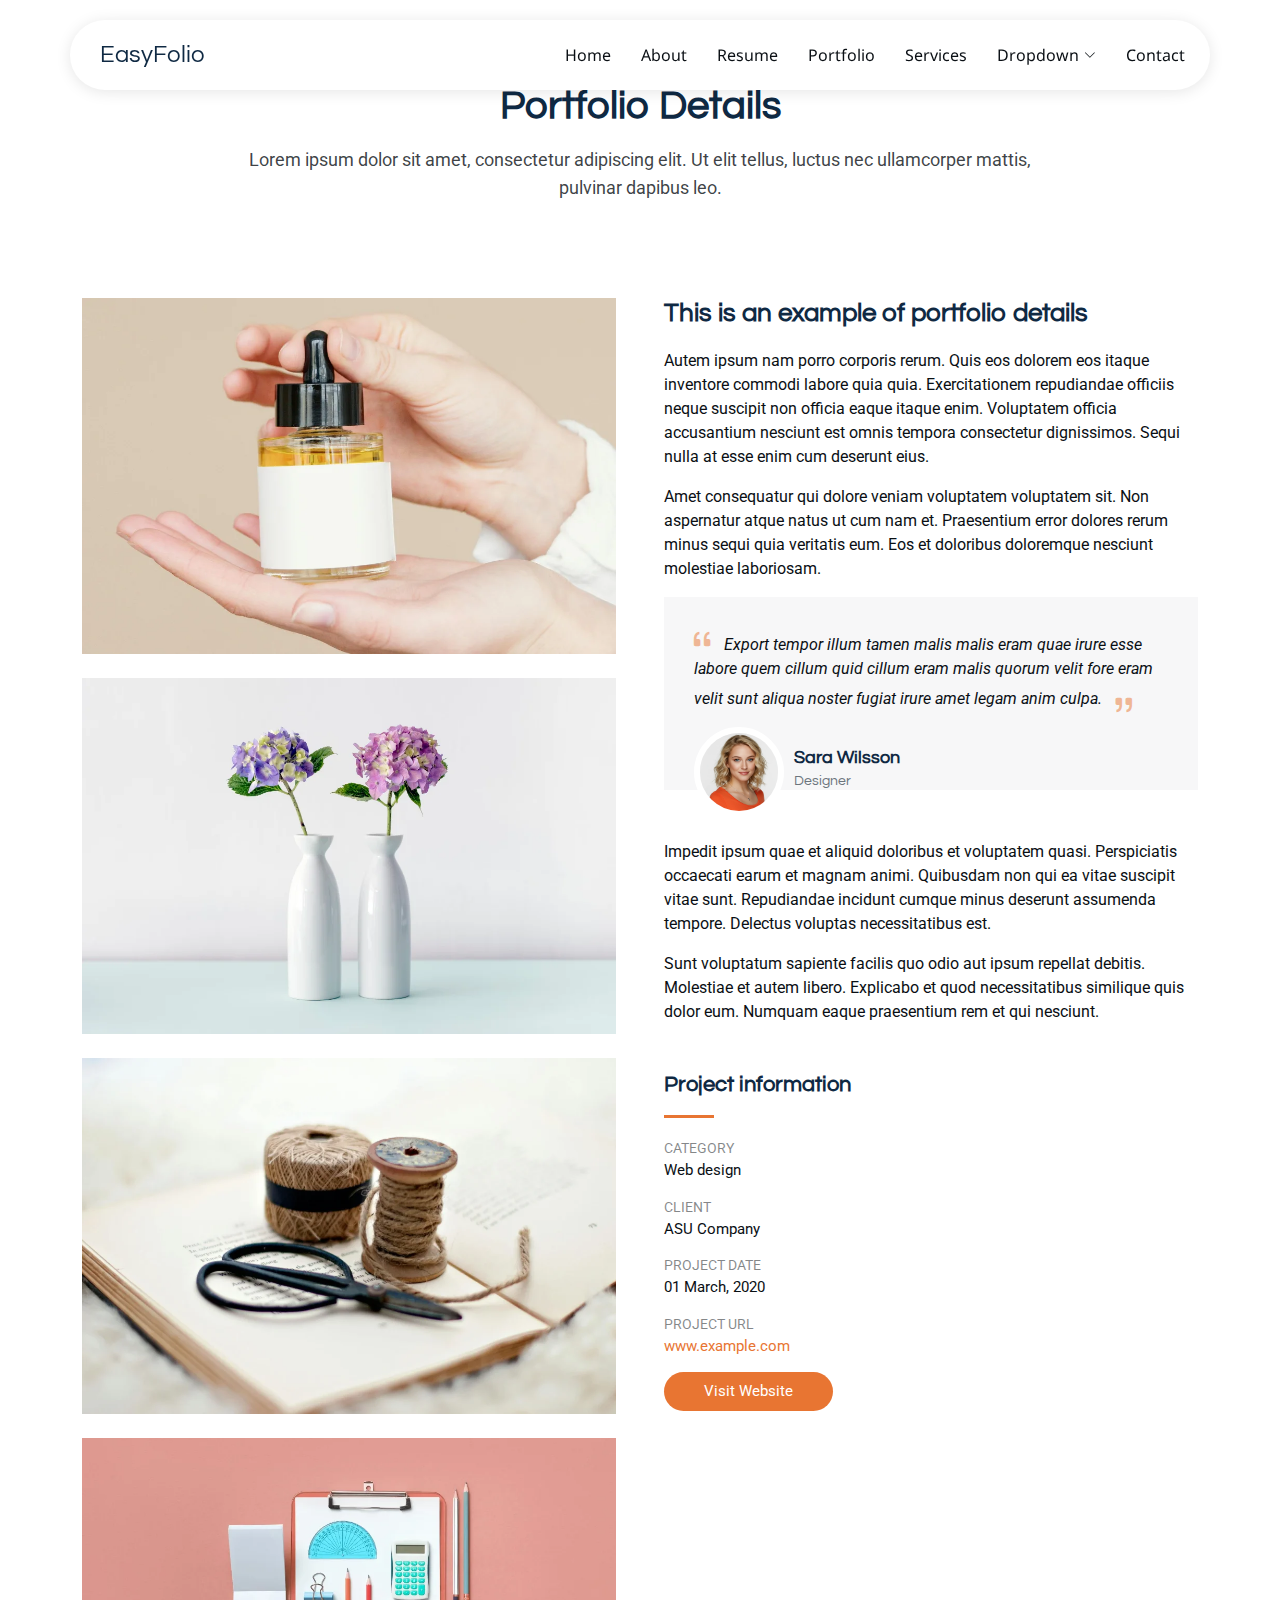
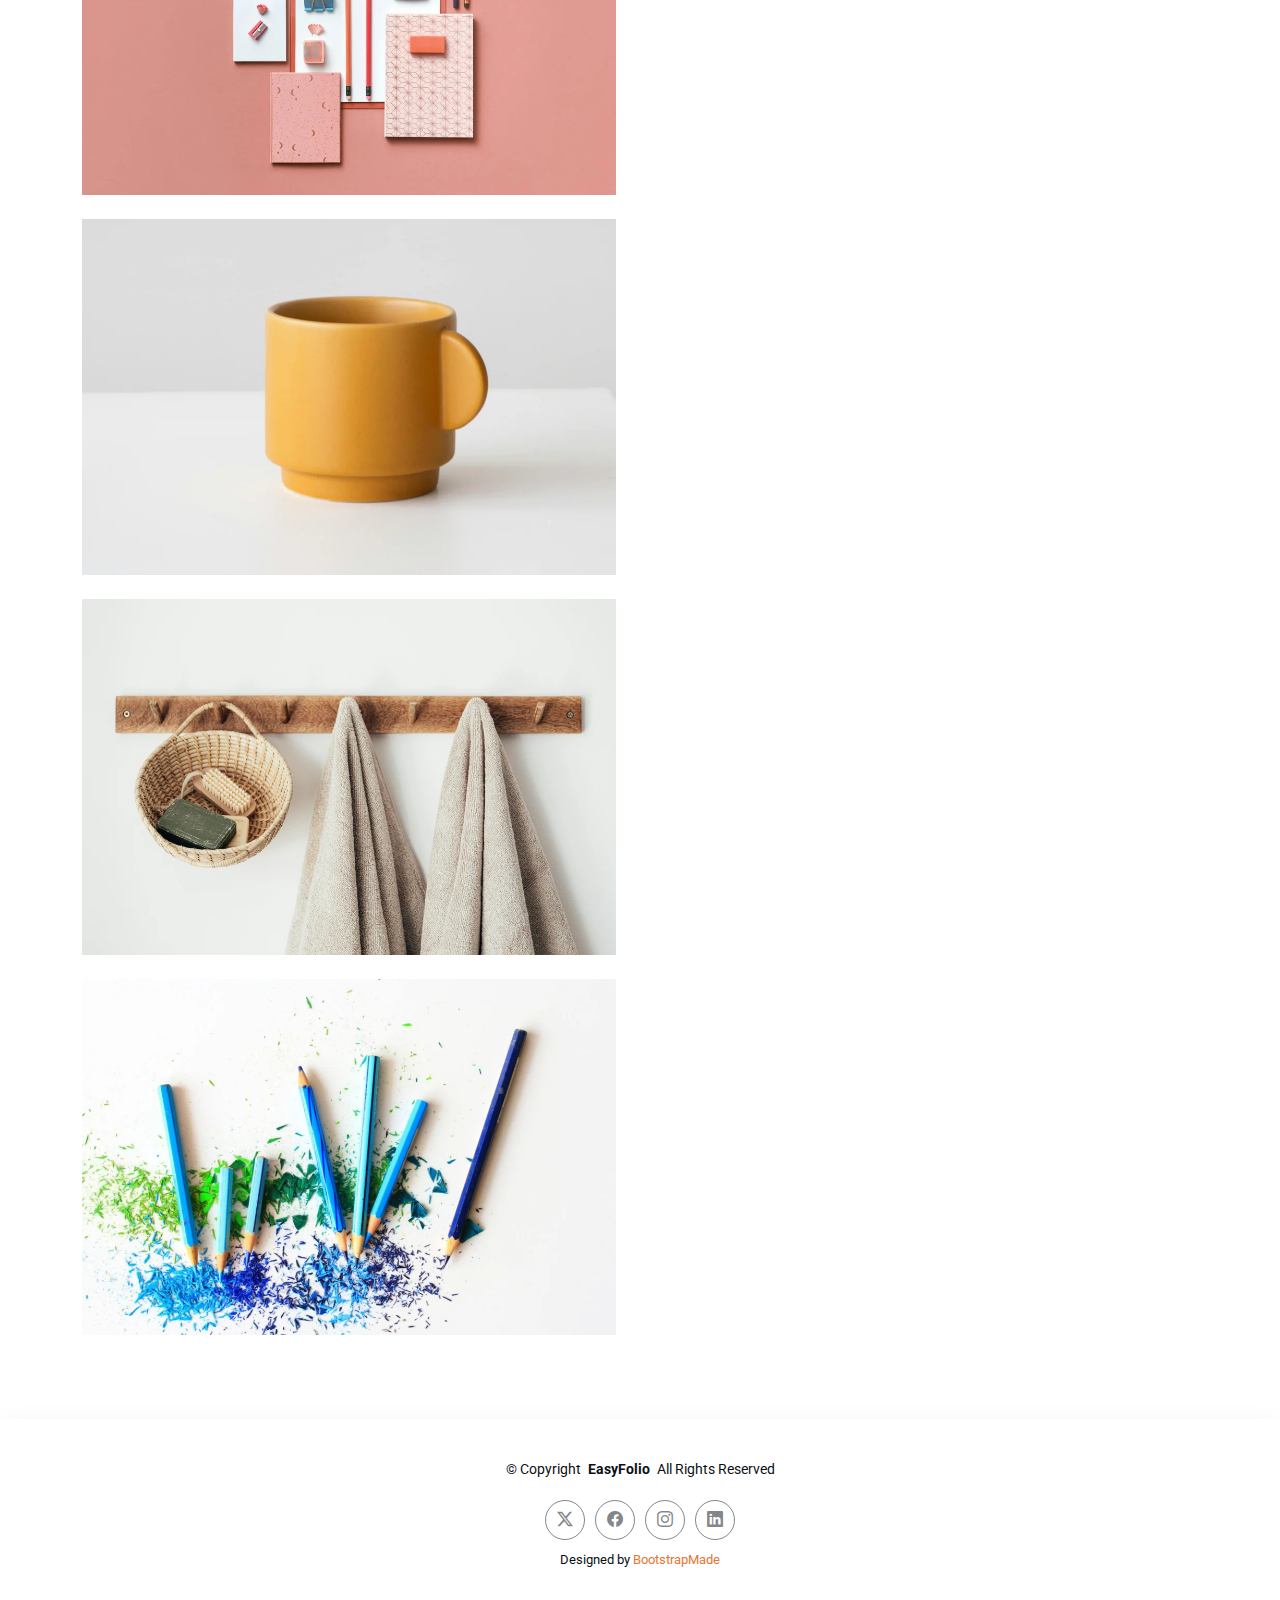
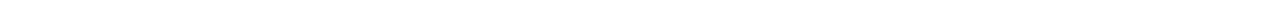
<file: portfolio-details.html>
<!DOCTYPE html>
<html lang="en">

<head>
  <meta charset="utf-8">
  <meta content="width=device-width, initial-scale=1.0" name="viewport">
  <title>Portfolio Details - EasyFolio Bootstrap Template</title>
  <meta name="description" content="">
  <meta name="keywords" content="">

  <!-- Favicons -->
  <link href="assets/img/favicon.png" rel="icon">
  <link href="assets/img/apple-touch-icon.png" rel="apple-touch-icon">

  <!-- Fonts -->
  <link href="https://fonts.googleapis.com" rel="preconnect">
  <link href="https://fonts.gstatic.com" rel="preconnect" crossorigin>
  <link href="https://fonts.googleapis.com/css2?family=Roboto:ital,wght@0,100;0,300;0,400;0,500;0,700;0,900;1,100;1,300;1,400;1,500;1,700;1,900&family=Noto+Sans:ital,wght@0,100;0,200;0,300;0,400;0,500;0,600;0,700;0,800;0,900;1,100;1,200;1,300;1,400;1,500;1,600;1,700;1,800;1,900&family=Questrial:wght@400&display=swap" rel="stylesheet">

  <!-- Vendor CSS Files -->
  <link href="assets/vendor/bootstrap/css/bootstrap.min.css" rel="stylesheet">
  <link href="assets/vendor/bootstrap-icons/bootstrap-icons.css" rel="stylesheet">
  <link href="assets/vendor/aos/aos.css" rel="stylesheet">
  <link href="assets/vendor/glightbox/css/glightbox.min.css" rel="stylesheet">
  <link href="assets/vendor/swiper/swiper-bundle.min.css" rel="stylesheet">

  <!-- Main CSS File -->
  <link href="assets/css/main.css" rel="stylesheet">

  <!-- =======================================================
  * Template Name: EasyFolio
  * Template URL: https://bootstrapmade.com/easyfolio-bootstrap-portfolio-template/
  * Updated: Feb 21 2025 with Bootstrap v5.3.3
  * Author: BootstrapMade.com
  * License: https://bootstrapmade.com/license/
  ======================================================== -->
</head>

<body class="portfolio-details-page">

  <header id="header" class="header d-flex align-items-center sticky-top">
    <div class="header-container container-fluid container-xl position-relative d-flex align-items-center justify-content-between">

      <a href="index.html" class="logo d-flex align-items-center me-auto me-xl-0">
        <!-- Uncomment the line below if you also wish to use an image logo -->
        <!-- <img src="assets/img/logo.webp" alt=""> -->
        <h1 class="sitename">EasyFolio</h1>
      </a>

      <nav id="navmenu" class="navmenu">
        <ul>
          <li><a href="#hero">Home</a></li>
          <li><a href="#about">About</a></li>
          <li><a href="#resume">Resume</a></li>
          <li><a href="#portfolio">Portfolio</a></li>
          <li><a href="#services">Services</a></li>
          <li class="dropdown"><a href="#"><span>Dropdown</span> <i class="bi bi-chevron-down toggle-dropdown"></i></a>
            <ul>
              <li><a href="#">Dropdown 1</a></li>
              <li class="dropdown"><a href="#"><span>Deep Dropdown</span> <i class="bi bi-chevron-down toggle-dropdown"></i></a>
                <ul>
                  <li><a href="#">Deep Dropdown 1</a></li>
                  <li><a href="#">Deep Dropdown 2</a></li>
                  <li><a href="#">Deep Dropdown 3</a></li>
                  <li><a href="#">Deep Dropdown 4</a></li>
                  <li><a href="#">Deep Dropdown 5</a></li>
                </ul>
              </li>
              <li><a href="#">Dropdown 2</a></li>
              <li><a href="#">Dropdown 3</a></li>
              <li><a href="#">Dropdown 4</a></li>
            </ul>
          </li>
          <li><a href="#contact">Contact</a></li>
        </ul>
        <i class="mobile-nav-toggle d-xl-none bi bi-list"></i>
      </nav>

      <div class="header-social-links">
        <a href="#" class="twitter"><i class="bi bi-twitter-x"></i></a>
        <a href="#" class="facebook"><i class="bi bi-facebook"></i></a>
        <a href="#" class="instagram"><i class="bi bi-instagram"></i></a>
        <a href="#" class="linkedin"><i class="bi bi-linkedin"></i></a>
      </div>

    </div>
  </header>

  <main class="main">

    <!-- Page Title -->
    <div class="page-title">
      <div class="breadcrumbs">
        <nav aria-label="breadcrumb">
          <ol class="breadcrumb">
            <li class="breadcrumb-item"><a href="#"><i class="bi bi-house"></i> Home</a></li>
            <li class="breadcrumb-item"><a href="#">Category</a></li>
            <li class="breadcrumb-item active current">Portfolio Details</li>
          </ol>
        </nav>
      </div>

      <div class="title-wrapper">
        <h1>Portfolio Details</h1>
        <p>Lorem ipsum dolor sit amet, consectetur adipiscing elit. Ut elit tellus, luctus nec ullamcorper mattis, pulvinar dapibus leo.</p>
      </div>
    </div><!-- End Page Title -->

    <!-- Portfolio Details Section -->
    <section id="portfolio-details" class="portfolio-details section">

      <div class="container" data-aos="fade-up">

        <div class="row gy-4 g-lg-5">
          <div class="col-lg-6">
            <img src="assets/img/portfolio/portfolio-1.webp" class="img-fluid mb-4" alt="">
            <img src="assets/img/portfolio/portfolio-10.webp" class="img-fluid mb-4" alt="">
            <img src="assets/img/portfolio/portfolio-7.webp" class="img-fluid mb-4" alt="">
            <img src="assets/img/portfolio/portfolio-4.webp" class="img-fluid mb-4" alt="">
            <img src="assets/img/portfolio/portfolio-5.webp" class="img-fluid mb-4" alt="">
            <img src="assets/img/portfolio/portfolio-11.webp" class="img-fluid mb-4" alt="">
            <img src="assets/img/portfolio/portfolio-8.webp" class="img-fluid mb-4" alt="">
          </div>

          <div class="col-lg-6">

            <div class="position-sticky" style="top: 40px">
              <div class="portfolio-description">
                <h2>This is an example of portfolio details</h2>
                <p>
                  Autem ipsum nam porro corporis rerum. Quis eos dolorem eos itaque inventore commodi labore quia quia. Exercitationem repudiandae officiis neque suscipit non officia eaque itaque enim. Voluptatem officia accusantium nesciunt est omnis tempora consectetur dignissimos. Sequi nulla at esse enim cum deserunt eius.
                </p>
                <p>
                  Amet consequatur qui dolore veniam voluptatem voluptatem sit. Non aspernatur atque natus ut cum nam et. Praesentium error dolores rerum minus sequi quia veritatis eum. Eos et doloribus doloremque nesciunt molestiae laboriosam.
                </p>

                <div class="testimonial-item">
                  <p>
                    <i class="bi bi-quote quote-icon-left"></i>
                    <span>Export tempor illum tamen malis malis eram quae irure esse labore quem cillum quid cillum eram malis quorum velit fore eram velit sunt aliqua noster fugiat irure amet legam anim culpa.</span>
                    <i class="bi bi-quote quote-icon-right"></i>
                  </p>
                  <div>
                    <img src="assets/img/person/person-f-5.webp" class="testimonial-img" alt="">
                    <h3>Sara Wilsson</h3>
                    <h4>Designer</h4>
                  </div>
                </div>

                <p>
                  Impedit ipsum quae et aliquid doloribus et voluptatem quasi. Perspiciatis occaecati earum et magnam animi. Quibusdam non qui ea vitae suscipit vitae sunt. Repudiandae incidunt cumque minus deserunt assumenda tempore. Delectus voluptas necessitatibus est.
                </p>

                <p>
                  Sunt voluptatum sapiente facilis quo odio aut ipsum repellat debitis. Molestiae et autem libero. Explicabo et quod necessitatibus similique quis dolor eum. Numquam eaque praesentium rem et qui nesciunt.
                </p>

              </div>

              <div class="portfolio-info mt-5">
                <h3>Project information</h3>
                <ul>
                  <li><strong>Category</strong> Web design</li>
                  <li><strong>Client</strong> ASU Company</li>
                  <li><strong>Project date</strong> 01 March, 2020</li>
                  <li><strong>Project URL</strong> <a href="#">www.example.com</a></li>
                  <li><a href="#" class="btn-visit align-self-start">Visit Website</a></li>
                </ul>
              </div>
            </div>

          </div>
        </div>

      </div>

    </section><!-- /Portfolio Details Section -->

  </main>

  <footer id="footer" class="footer">

    <div class="container">
      <div class="copyright text-center ">
        <p>© <span>Copyright</span> <strong class="px-1 sitename">EasyFolio</strong> <span>All Rights Reserved</span></p>
      </div>
      <div class="social-links d-flex justify-content-center">
        <a href=""><i class="bi bi-twitter-x"></i></a>
        <a href=""><i class="bi bi-facebook"></i></a>
        <a href=""><i class="bi bi-instagram"></i></a>
        <a href=""><i class="bi bi-linkedin"></i></a>
      </div>
      <div class="credits">
        <!-- All the links in the footer should remain intact. -->
        <!-- You can delete the links only if you've purchased the pro version. -->
        <!-- Licensing information: https://bootstrapmade.com/license/ -->
        <!-- Purchase the pro version with working PHP/AJAX contact form: [buy-url] -->
        Designed by <a href="https://bootstrapmade.com/">BootstrapMade</a>
      </div>
    </div>

  </footer>

  <!-- Scroll Top -->
  <a href="#" id="scroll-top" class="scroll-top d-flex align-items-center justify-content-center"><i class="bi bi-arrow-up-short"></i></a>

  <!-- Vendor JS Files -->
  <script src="assets/vendor/bootstrap/js/bootstrap.bundle.min.js"></script>
  <script src="assets/vendor/php-email-form/validate.js"></script>
  <script src="assets/vendor/aos/aos.js"></script>
  <script src="assets/vendor/waypoints/noframework.waypoints.js"></script>
  <script src="assets/vendor/glightbox/js/glightbox.min.js"></script>
  <script src="assets/vendor/imagesloaded/imagesloaded.pkgd.min.js"></script>
  <script src="assets/vendor/isotope-layout/isotope.pkgd.min.js"></script>
  <script src="assets/vendor/swiper/swiper-bundle.min.js"></script>

  <!-- Main JS File -->
  <script src="assets/js/main.js"></script>

</body>

</html>
</file>
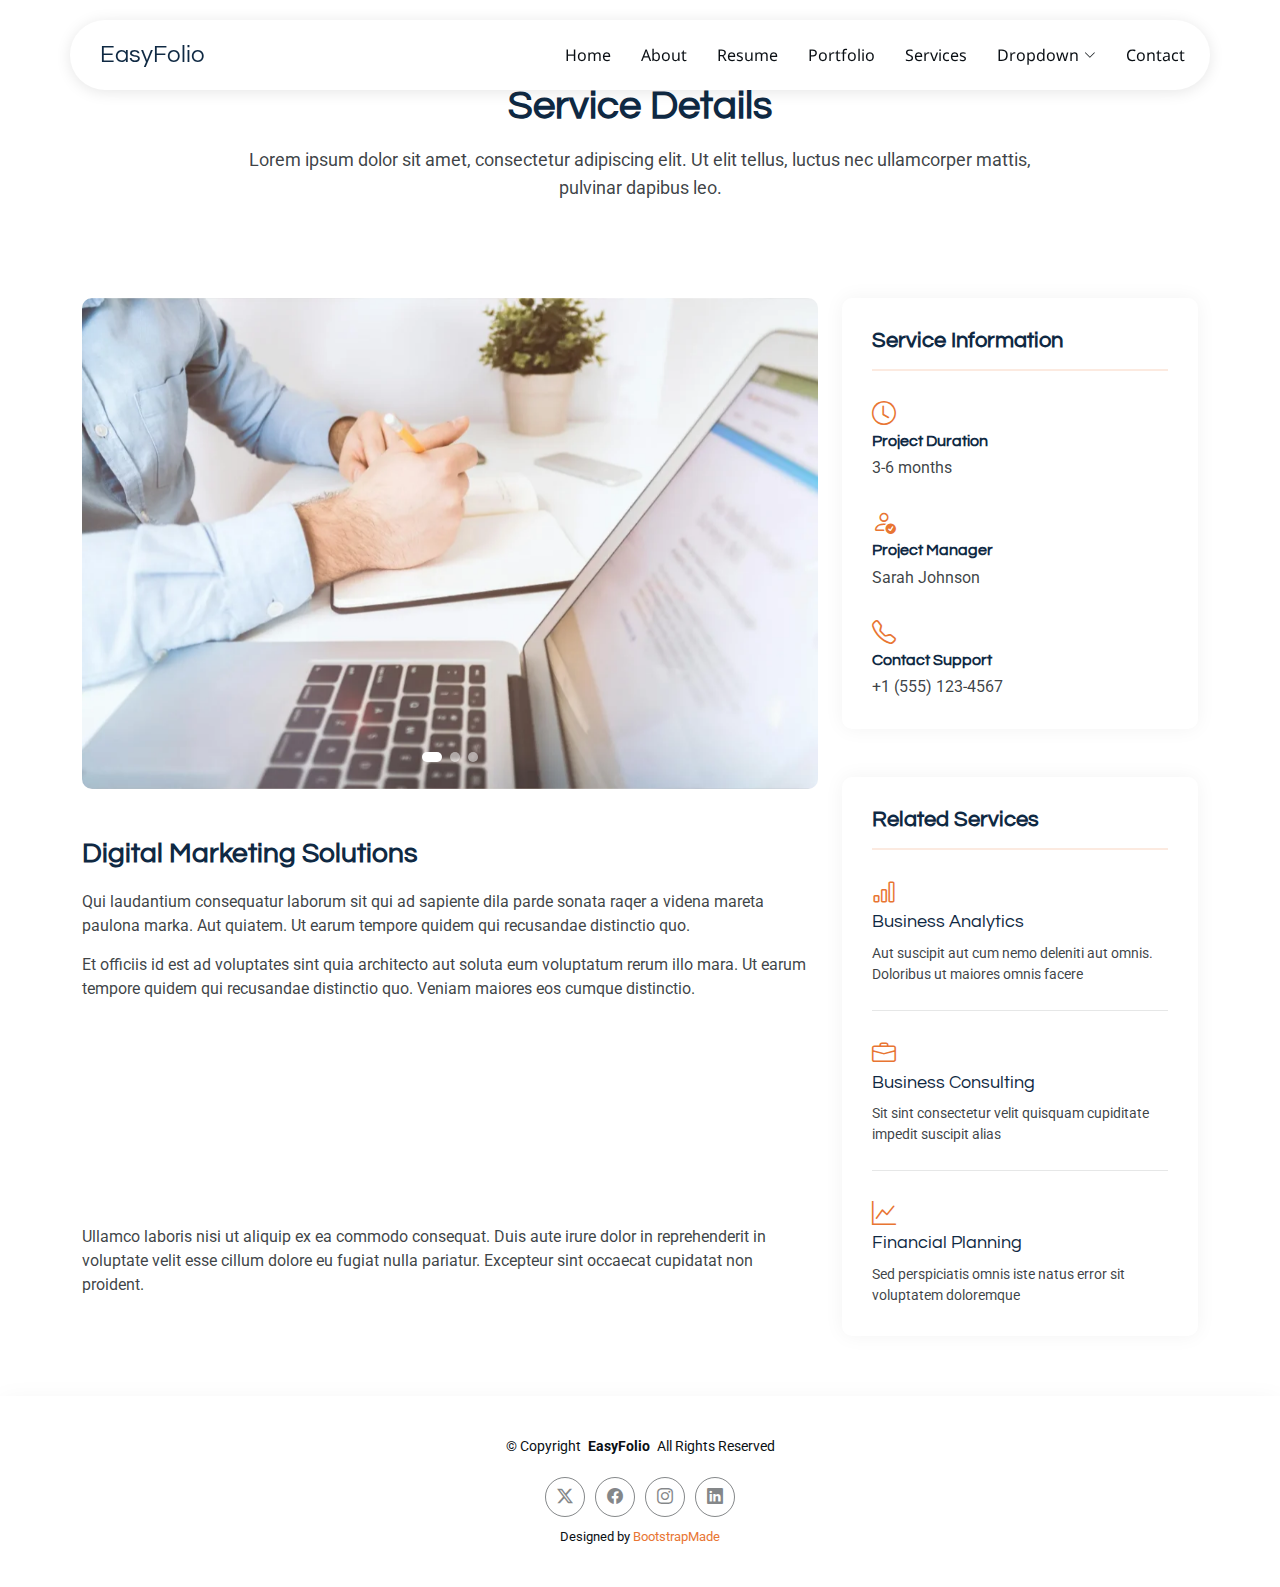
<file: service-details.html>
<!DOCTYPE html>
<html lang="en">

<head>
  <meta charset="utf-8">
  <meta content="width=device-width, initial-scale=1.0" name="viewport">
  <title>Service Details - EasyFolio Bootstrap Template</title>
  <meta name="description" content="">
  <meta name="keywords" content="">

  <!-- Favicons -->
  <link href="assets/img/favicon.png" rel="icon">
  <link href="assets/img/apple-touch-icon.png" rel="apple-touch-icon">

  <!-- Fonts -->
  <link href="https://fonts.googleapis.com" rel="preconnect">
  <link href="https://fonts.gstatic.com" rel="preconnect" crossorigin>
  <link href="https://fonts.googleapis.com/css2?family=Roboto:ital,wght@0,100;0,300;0,400;0,500;0,700;0,900;1,100;1,300;1,400;1,500;1,700;1,900&family=Noto+Sans:ital,wght@0,100;0,200;0,300;0,400;0,500;0,600;0,700;0,800;0,900;1,100;1,200;1,300;1,400;1,500;1,600;1,700;1,800;1,900&family=Questrial:wght@400&display=swap" rel="stylesheet">

  <!-- Vendor CSS Files -->
  <link href="assets/vendor/bootstrap/css/bootstrap.min.css" rel="stylesheet">
  <link href="assets/vendor/bootstrap-icons/bootstrap-icons.css" rel="stylesheet">
  <link href="assets/vendor/aos/aos.css" rel="stylesheet">
  <link href="assets/vendor/glightbox/css/glightbox.min.css" rel="stylesheet">
  <link href="assets/vendor/swiper/swiper-bundle.min.css" rel="stylesheet">

  <!-- Main CSS File -->
  <link href="assets/css/main.css" rel="stylesheet">

  <!-- =======================================================
  * Template Name: EasyFolio
  * Template URL: https://bootstrapmade.com/easyfolio-bootstrap-portfolio-template/
  * Updated: Feb 21 2025 with Bootstrap v5.3.3
  * Author: BootstrapMade.com
  * License: https://bootstrapmade.com/license/
  ======================================================== -->
</head>

<body class="service-details-page">

  <header id="header" class="header d-flex align-items-center sticky-top">
    <div class="header-container container-fluid container-xl position-relative d-flex align-items-center justify-content-between">

      <a href="index.html" class="logo d-flex align-items-center me-auto me-xl-0">
        <!-- Uncomment the line below if you also wish to use an image logo -->
        <!-- <img src="assets/img/logo.webp" alt=""> -->
        <h1 class="sitename">EasyFolio</h1>
      </a>

      <nav id="navmenu" class="navmenu">
        <ul>
          <li><a href="#hero">Home</a></li>
          <li><a href="#about">About</a></li>
          <li><a href="#resume">Resume</a></li>
          <li><a href="#portfolio">Portfolio</a></li>
          <li><a href="#services">Services</a></li>
          <li class="dropdown"><a href="#"><span>Dropdown</span> <i class="bi bi-chevron-down toggle-dropdown"></i></a>
            <ul>
              <li><a href="#">Dropdown 1</a></li>
              <li class="dropdown"><a href="#"><span>Deep Dropdown</span> <i class="bi bi-chevron-down toggle-dropdown"></i></a>
                <ul>
                  <li><a href="#">Deep Dropdown 1</a></li>
                  <li><a href="#">Deep Dropdown 2</a></li>
                  <li><a href="#">Deep Dropdown 3</a></li>
                  <li><a href="#">Deep Dropdown 4</a></li>
                  <li><a href="#">Deep Dropdown 5</a></li>
                </ul>
              </li>
              <li><a href="#">Dropdown 2</a></li>
              <li><a href="#">Dropdown 3</a></li>
              <li><a href="#">Dropdown 4</a></li>
            </ul>
          </li>
          <li><a href="#contact">Contact</a></li>
        </ul>
        <i class="mobile-nav-toggle d-xl-none bi bi-list"></i>
      </nav>

      <div class="header-social-links">
        <a href="#" class="twitter"><i class="bi bi-twitter-x"></i></a>
        <a href="#" class="facebook"><i class="bi bi-facebook"></i></a>
        <a href="#" class="instagram"><i class="bi bi-instagram"></i></a>
        <a href="#" class="linkedin"><i class="bi bi-linkedin"></i></a>
      </div>

    </div>
  </header>

  <main class="main">

    <!-- Page Title -->
    <div class="page-title">
      <div class="breadcrumbs">
        <nav aria-label="breadcrumb">
          <ol class="breadcrumb">
            <li class="breadcrumb-item"><a href="#"><i class="bi bi-house"></i> Home</a></li>
            <li class="breadcrumb-item"><a href="#">Category</a></li>
            <li class="breadcrumb-item active current">Service Details</li>
          </ol>
        </nav>
      </div>

      <div class="title-wrapper">
        <h1>Service Details</h1>
        <p>Lorem ipsum dolor sit amet, consectetur adipiscing elit. Ut elit tellus, luctus nec ullamcorper mattis, pulvinar dapibus leo.</p>
      </div>
    </div><!-- End Page Title -->

    <!-- Service Details Section -->
    <section id="service-details" class="service-details section">

      <div class="container" data-aos="fade-up" data-aos-delay="100">

        <div class="row gy-4">

          <div class="col-lg-8">
            <div class="service-details-slider swiper init-swiper">
              <script type="application/json" class="swiper-config">
                {
                  "loop": true,
                  "speed": 600,
                  "autoplay": {
                    "delay": 5000
                  },
                  "slidesPerView": 1,
                  "pagination": {
                    "el": ".swiper-pagination",
                    "type": "bullets",
                    "clickable": true
                  }
                }
              </script>
              <div class="swiper-wrapper align-items-center">
                <div class="swiper-slide">
                  <img src="assets/img/services/services-1.webp" alt="" class="img-fluid" loading="lazy">
                </div>
                <div class="swiper-slide">
                  <img src="assets/img/services/services-2.webp" alt="" class="img-fluid" loading="lazy">
                </div>
                <div class="swiper-slide">
                  <img src="assets/img/services/services-3.webp" alt="" class="img-fluid" loading="lazy">
                </div>
              </div>
              <div class="swiper-pagination"></div>
            </div>

            <div class="content mt-5">
              <h3>Digital Marketing Solutions</h3>
              <p>
                Qui laudantium consequatur laborum sit qui ad sapiente dila parde sonata raqer a videna mareta paulona marka. Aut quiatem. Ut earum tempore quidem qui recusandae distinctio quo.
              </p>
              <p>
                Et officiis id est ad voluptates sint quia architecto aut soluta eum voluptatum rerum illo mara. Ut earum tempore quidem qui recusandae distinctio quo. Veniam maiores eos cumque distinctio.
              </p>

              <div class="features mt-4">
                <div class="row gy-4">
                  <div class="col-md-6" data-aos="fade-up" data-aos-delay="100">
                    <div class="feature-box d-flex align-items-center">
                      <i class="bi bi-check"></i>
                      <h4>Search Engine Optimization</h4>
                    </div>
                  </div>
                  <div class="col-md-6" data-aos="fade-up" data-aos-delay="200">
                    <div class="feature-box d-flex align-items-center">
                      <i class="bi bi-check"></i>
                      <h4>Social Media Marketing</h4>
                    </div>
                  </div>
                  <div class="col-md-6" data-aos="fade-up" data-aos-delay="300">
                    <div class="feature-box d-flex align-items-center">
                      <i class="bi bi-check"></i>
                      <h4>Content Marketing Strategy</h4>
                    </div>
                  </div>
                  <div class="col-md-6" data-aos="fade-up" data-aos-delay="400">
                    <div class="feature-box d-flex align-items-center">
                      <i class="bi bi-check"></i>
                      <h4>Email Marketing Campaigns</h4>
                    </div>
                  </div>
                </div>
              </div>

              <p class="mt-4">
                Ullamco laboris nisi ut aliquip ex ea commodo consequat. Duis aute irure dolor in reprehenderit in voluptate velit esse cillum dolore eu fugiat nulla pariatur. Excepteur sint occaecat cupidatat non proident.
              </p>
            </div>
          </div>

          <div class="col-lg-4">
            <div class="service-info">
              <h4>Service Information</h4>
              <div class="info-item">
                <i class="bi bi-clock"></i>
                <h5>Project Duration</h5>
                <p>3-6 months</p>
              </div>
              <div class="info-item">
                <i class="bi bi-person-check"></i>
                <h5>Project Manager</h5>
                <p>Sarah Johnson</p>
              </div>
              <div class="info-item">
                <i class="bi bi-telephone"></i>
                <h5>Contact Support</h5>
                <p>+1 (555) 123-4567</p>
              </div>
            </div>

            <div class="related-services mt-5">
              <h4>Related Services</h4>
              <div class="service-item">
                <i class="bi bi-bar-chart"></i>
                <h5><a href="#">Business Analytics</a></h5>
                <p>Aut suscipit aut cum nemo deleniti aut omnis. Doloribus ut maiores omnis facere</p>
              </div>
              <div class="service-item">
                <i class="bi bi-briefcase"></i>
                <h5><a href="#">Business Consulting</a></h5>
                <p>Sit sint consectetur velit quisquam cupiditate impedit suscipit alias</p>
              </div>
              <div class="service-item">
                <i class="bi bi-graph-up"></i>
                <h5><a href="#">Financial Planning</a></h5>
                <p>Sed perspiciatis omnis iste natus error sit voluptatem doloremque</p>
              </div>
            </div>
          </div>

        </div>

      </div>

    </section><!-- /Service Details Section -->

  </main>

  <footer id="footer" class="footer">

    <div class="container">
      <div class="copyright text-center ">
        <p>© <span>Copyright</span> <strong class="px-1 sitename">EasyFolio</strong> <span>All Rights Reserved</span></p>
      </div>
      <div class="social-links d-flex justify-content-center">
        <a href=""><i class="bi bi-twitter-x"></i></a>
        <a href=""><i class="bi bi-facebook"></i></a>
        <a href=""><i class="bi bi-instagram"></i></a>
        <a href=""><i class="bi bi-linkedin"></i></a>
      </div>
      <div class="credits">
        <!-- All the links in the footer should remain intact. -->
        <!-- You can delete the links only if you've purchased the pro version. -->
        <!-- Licensing information: https://bootstrapmade.com/license/ -->
        <!-- Purchase the pro version with working PHP/AJAX contact form: [buy-url] -->
        Designed by <a href="https://bootstrapmade.com/">BootstrapMade</a>
      </div>
    </div>

  </footer>

  <!-- Scroll Top -->
  <a href="#" id="scroll-top" class="scroll-top d-flex align-items-center justify-content-center"><i class="bi bi-arrow-up-short"></i></a>

  <!-- Vendor JS Files -->
  <script src="assets/vendor/bootstrap/js/bootstrap.bundle.min.js"></script>
  <script src="assets/vendor/php-email-form/validate.js"></script>
  <script src="assets/vendor/aos/aos.js"></script>
  <script src="assets/vendor/waypoints/noframework.waypoints.js"></script>
  <script src="assets/vendor/glightbox/js/glightbox.min.js"></script>
  <script src="assets/vendor/imagesloaded/imagesloaded.pkgd.min.js"></script>
  <script src="assets/vendor/isotope-layout/isotope.pkgd.min.js"></script>
  <script src="assets/vendor/swiper/swiper-bundle.min.js"></script>

  <!-- Main JS File -->
  <script src="assets/js/main.js"></script>

</body>

</html>
</file>
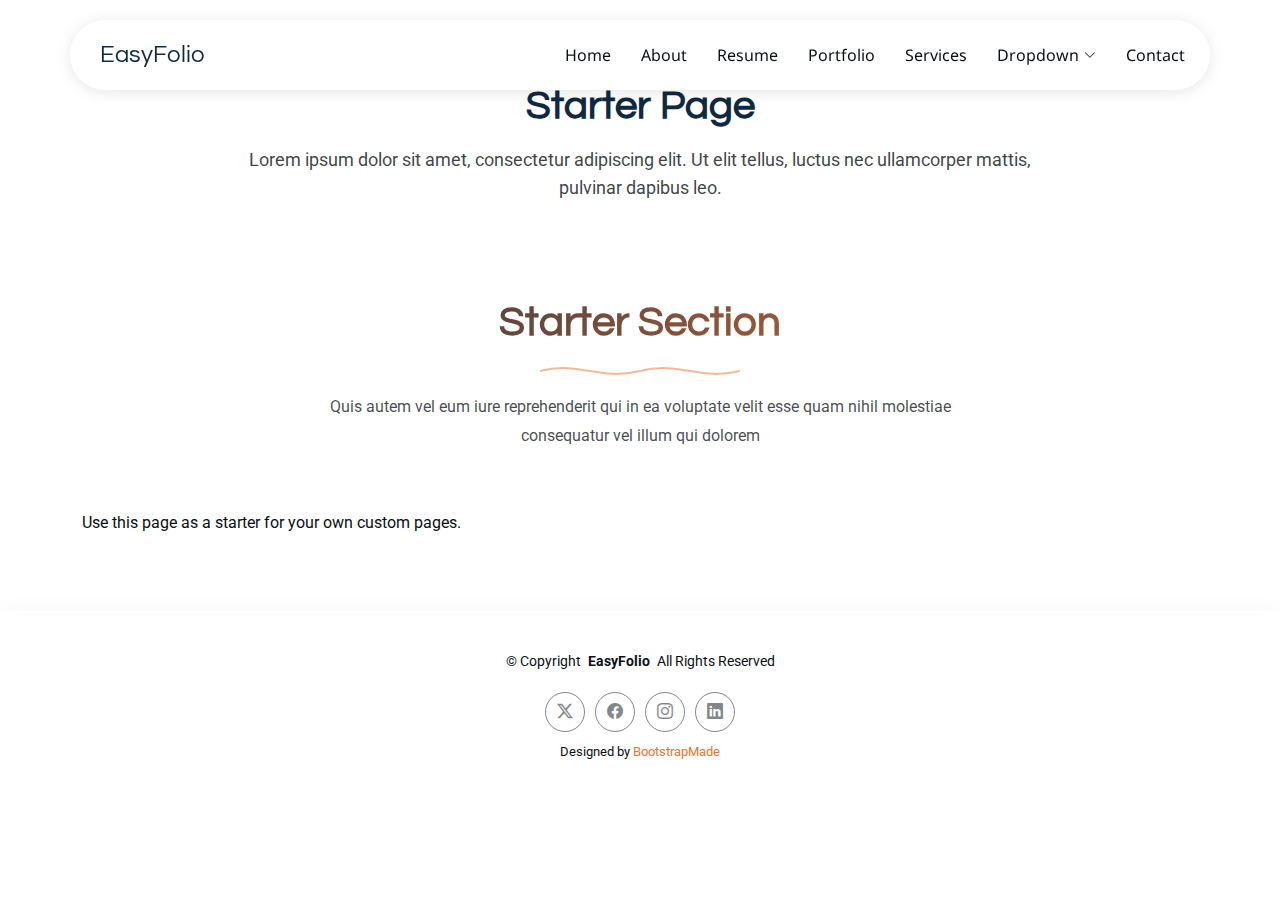
<file: starter-page.html>
<!DOCTYPE html>
<html lang="en">

<head>
  <meta charset="utf-8">
  <meta content="width=device-width, initial-scale=1.0" name="viewport">
  <title>Starter Page - EasyFolio Bootstrap Template</title>
  <meta name="description" content="">
  <meta name="keywords" content="">

  <!-- Favicons -->
  <link href="assets/img/favicon.png" rel="icon">
  <link href="assets/img/apple-touch-icon.png" rel="apple-touch-icon">

  <!-- Fonts -->
  <link href="https://fonts.googleapis.com" rel="preconnect">
  <link href="https://fonts.gstatic.com" rel="preconnect" crossorigin>
  <link href="https://fonts.googleapis.com/css2?family=Roboto:ital,wght@0,100;0,300;0,400;0,500;0,700;0,900;1,100;1,300;1,400;1,500;1,700;1,900&family=Noto+Sans:ital,wght@0,100;0,200;0,300;0,400;0,500;0,600;0,700;0,800;0,900;1,100;1,200;1,300;1,400;1,500;1,600;1,700;1,800;1,900&family=Questrial:wght@400&display=swap" rel="stylesheet">

  <!-- Vendor CSS Files -->
  <link href="assets/vendor/bootstrap/css/bootstrap.min.css" rel="stylesheet">
  <link href="assets/vendor/bootstrap-icons/bootstrap-icons.css" rel="stylesheet">
  <link href="assets/vendor/aos/aos.css" rel="stylesheet">
  <link href="assets/vendor/glightbox/css/glightbox.min.css" rel="stylesheet">
  <link href="assets/vendor/swiper/swiper-bundle.min.css" rel="stylesheet">

  <!-- Main CSS File -->
  <link href="assets/css/main.css" rel="stylesheet">

  <!-- =======================================================
  * Template Name: EasyFolio
  * Template URL: https://bootstrapmade.com/easyfolio-bootstrap-portfolio-template/
  * Updated: Feb 21 2025 with Bootstrap v5.3.3
  * Author: BootstrapMade.com
  * License: https://bootstrapmade.com/license/
  ======================================================== -->
</head>

<body class="starter-page-page">

  <header id="header" class="header d-flex align-items-center sticky-top">
    <div class="header-container container-fluid container-xl position-relative d-flex align-items-center justify-content-between">

      <a href="index.html" class="logo d-flex align-items-center me-auto me-xl-0">
        <!-- Uncomment the line below if you also wish to use an image logo -->
        <!-- <img src="assets/img/logo.webp" alt=""> -->
        <h1 class="sitename">EasyFolio</h1>
      </a>

      <nav id="navmenu" class="navmenu">
        <ul>
          <li><a href="#hero">Home</a></li>
          <li><a href="#about">About</a></li>
          <li><a href="#resume">Resume</a></li>
          <li><a href="#portfolio">Portfolio</a></li>
          <li><a href="#services">Services</a></li>
          <li class="dropdown"><a href="#"><span>Dropdown</span> <i class="bi bi-chevron-down toggle-dropdown"></i></a>
            <ul>
              <li><a href="#">Dropdown 1</a></li>
              <li class="dropdown"><a href="#"><span>Deep Dropdown</span> <i class="bi bi-chevron-down toggle-dropdown"></i></a>
                <ul>
                  <li><a href="#">Deep Dropdown 1</a></li>
                  <li><a href="#">Deep Dropdown 2</a></li>
                  <li><a href="#">Deep Dropdown 3</a></li>
                  <li><a href="#">Deep Dropdown 4</a></li>
                  <li><a href="#">Deep Dropdown 5</a></li>
                </ul>
              </li>
              <li><a href="#">Dropdown 2</a></li>
              <li><a href="#">Dropdown 3</a></li>
              <li><a href="#">Dropdown 4</a></li>
            </ul>
          </li>
          <li><a href="#contact">Contact</a></li>
        </ul>
        <i class="mobile-nav-toggle d-xl-none bi bi-list"></i>
      </nav>

      <div class="header-social-links">
        <a href="#" class="twitter"><i class="bi bi-twitter-x"></i></a>
        <a href="#" class="facebook"><i class="bi bi-facebook"></i></a>
        <a href="#" class="instagram"><i class="bi bi-instagram"></i></a>
        <a href="#" class="linkedin"><i class="bi bi-linkedin"></i></a>
      </div>

    </div>
  </header>

  <main class="main">

    <!-- Page Title -->
    <div class="page-title">
      <div class="breadcrumbs">
        <nav aria-label="breadcrumb">
          <ol class="breadcrumb">
            <li class="breadcrumb-item"><a href="#"><i class="bi bi-house"></i> Home</a></li>
            <li class="breadcrumb-item"><a href="#">Category</a></li>
            <li class="breadcrumb-item active current">Starter Page</li>
          </ol>
        </nav>
      </div>

      <div class="title-wrapper">
        <h1>Starter Page</h1>
        <p>Lorem ipsum dolor sit amet, consectetur adipiscing elit. Ut elit tellus, luctus nec ullamcorper mattis, pulvinar dapibus leo.</p>
      </div>
    </div><!-- End Page Title -->

    <!-- Starter Section Section -->
    <section id="starter-section" class="starter-section section">

      <!-- Section Title -->
      <div class="container section-title" data-aos="fade-up">
        <h2>Starter Section</h2>
        <div class="title-shape">
          <svg viewBox="0 0 200 20" xmlns="http://www.w3.org/2000/svg">
            <path d="M 0,10 C 40,0 60,20 100,10 C 140,0 160,20 200,10" fill="none" stroke="currentColor" stroke-width="2"></path>
          </svg>
        </div>
        <p>Quis autem vel eum iure reprehenderit qui in ea voluptate velit esse quam nihil molestiae consequatur vel illum qui dolorem</p>
      </div><!-- End Section Title -->

      <div class="container" data-aos="fade-up">
        <p>Use this page as a starter for your own custom pages.</p>
      </div>

    </section><!-- /Starter Section Section -->

  </main>

  <footer id="footer" class="footer">

    <div class="container">
      <div class="copyright text-center ">
        <p>© <span>Copyright</span> <strong class="px-1 sitename">EasyFolio</strong> <span>All Rights Reserved</span></p>
      </div>
      <div class="social-links d-flex justify-content-center">
        <a href=""><i class="bi bi-twitter-x"></i></a>
        <a href=""><i class="bi bi-facebook"></i></a>
        <a href=""><i class="bi bi-instagram"></i></a>
        <a href=""><i class="bi bi-linkedin"></i></a>
      </div>
      <div class="credits">
        <!-- All the links in the footer should remain intact. -->
        <!-- You can delete the links only if you've purchased the pro version. -->
        <!-- Licensing information: https://bootstrapmade.com/license/ -->
        <!-- Purchase the pro version with working PHP/AJAX contact form: [buy-url] -->
        Designed by <a href="https://bootstrapmade.com/">BootstrapMade</a>
      </div>
    </div>

  </footer>

  <!-- Scroll Top -->
  <a href="#" id="scroll-top" class="scroll-top d-flex align-items-center justify-content-center"><i class="bi bi-arrow-up-short"></i></a>

  <!-- Vendor JS Files -->
  <script src="assets/vendor/bootstrap/js/bootstrap.bundle.min.js"></script>
  <script src="assets/vendor/php-email-form/validate.js"></script>
  <script src="assets/vendor/aos/aos.js"></script>
  <script src="assets/vendor/waypoints/noframework.waypoints.js"></script>
  <script src="assets/vendor/glightbox/js/glightbox.min.js"></script>
  <script src="assets/vendor/imagesloaded/imagesloaded.pkgd.min.js"></script>
  <script src="assets/vendor/isotope-layout/isotope.pkgd.min.js"></script>
  <script src="assets/vendor/swiper/swiper-bundle.min.js"></script>

  <!-- Main JS File -->
  <script src="assets/js/main.js"></script>

</body>

</html>
</file>
<file: assets/css/main.css>
:root {
  --default-font: "Roboto", system-ui, -apple-system, "Segoe UI", Roboto, "Helvetica Neue", Arial, "Noto Sans", "Liberation Sans", sans-serif, "Apple Color Emoji", "Segoe UI Emoji", "Segoe UI Symbol", "Noto Color Emoji";
  --heading-font: "Questrial", sans-serif;
  --nav-font: "Noto Sans", sans-serif;
}

/* Global Colors - The following color variables are used throughout the website. Updating them here will change the color scheme of the entire website */
:root {
  --background-color: #ffffff;
  /* Background color for the entire website, including individual sections */
  --default-color: #0a0f14;
  /* Default color used for the majority of the text content across the entire website */
  --heading-color: #0f2943;
  /* Color for headings, subheadings and title throughout the website */
  --accent-color: #e87532;
  /* Accent color that represents your brand on the website. It's used for buttons, links, and other elements that need to stand out */
  --surface-color: #ffffff;
  /* The surface color is used as a background of boxed elements within sections, such as cards, icon boxes, or other elements that require a visual separation from the global background. */
  --contrast-color: #ffffff;
  /* Contrast color for text, ensuring readability against backgrounds of accent, heading, or default colors. */
}

/* Nav Menu Colors - The following color variables are used specifically for the navigation menu. They are separate from the global colors to allow for more customization options */
:root {
  --nav-color: #0a0f14;
  /* The default color of the main navmenu links */
  --nav-hover-color: #e87532;
  /* Applied to main navmenu links when they are hovered over or active */
  --nav-mobile-background-color: #ffffff;
  /* Used as the background color for mobile navigation menu */
  --nav-dropdown-background-color: #ffffff;
  /* Used as the background color for dropdown items that appear when hovering over primary navigation items */
  --nav-dropdown-color: #0a0f14;
  /* Used for navigation links of the dropdown items in the navigation menu. */
  --nav-dropdown-hover-color: #e87532;
  /* Similar to --nav-hover-color, this color is applied to dropdown navigation links when they are hovered over. */
}

/* Color Presets - These classes override global colors when applied to any section or element, providing reuse of the sam color scheme. */

.light-background {
  --background-color: #faf9fb;
  --surface-color: #ffffff;
}

.dark-background {
  --background-color: #060606;
  --default-color: #ffffff;
  --heading-color: #ffffff;
  --surface-color: #252525;
  --contrast-color: #ffffff;
}

/* Smooth scroll */
:root {
  scroll-behavior: smooth;
}

/*--------------------------------------------------------------
# General Styling & Shared Classes
--------------------------------------------------------------*/
body {
  color: var(--default-color);
  background-color: var(--background-color);
  font-family: var(--default-font);
}

a {
  color: var(--accent-color);
  text-decoration: none;
  transition: 0.3s;
}

a:hover {
  color: color-mix(in srgb, var(--accent-color), transparent 25%);
  text-decoration: none;
}

h1,
h2,
h3,
h4,
h5,
h6 {
  color: var(--heading-color);
  font-family: var(--heading-font);
}


body,
html {
  overflow-x: hidden;
}

/*--------------------------------------------------------------
# Global Header
--------------------------------------------------------------*/
.header {
  color: var(--default-color);
  background-color: var(--background-color);
  padding: 20px 0;
  transition: all 0.5s;
  z-index: 997;
}

.header {
  position: fixed;
  /* Fixes the header at the top */
  top: 0;
  /* Aligns it to the top of the viewport */
  left: 0;
  width: 100%;
  /* Ensures it spans the full width of the screen */
  z-index: 1000;
  /* Places it above other elements */
  background-color: transparent;
  /* Background color for clarity */
}


.header .header-container {
  background: var(--surface-color);
  border-radius: 50px;
  padding: 5px 25px;
  box-shadow: 0px 2px 15px rgba(0, 0, 0, 0.1);
}

.header .logo {
  line-height: 1;
}

.header .logo img {
  max-height: 36px;
  margin-right: 8px;
}

.header .logo h1 {
  font-size: 24px;
  margin: 0;
  padding-left: 5px;
  font-weight: 500;
  color: var(--heading-color);
}

.header .header-social-links {
  padding-right: 15px;
}

.header .header-social-links a {
  color: color-mix(in srgb, var(--default-color), transparent 40%);
  padding-left: 6px;
  display: inline-block;
  transition: 0.3s;
  font-size: 16px;
}

.header .header-social-links a:hover {
  color: var(--accent-color);
}

.header .header-social-links a i {
  line-height: 0px;
}

@media (max-width: 1200px) {
  .header {
    padding-top: 10px;
  }

  .header .header-container {
    margin-left: 10px;
    margin-right: 10px;
    padding: 10px 5px 10px 15px;
  }

  .header .logo {
    order: 1;
  }

  .header .header-social-links {
    order: 2;
  }

  .header .navmenu {
    order: 3;
  }
}

/*--------------------------------------------------------------
# Navigation Menu
--------------------------------------------------------------*/
/* Navmenu - Desktop */
@media (min-width: 1200px) {
  .navmenu {
    padding: 0;
  }

  .navmenu ul {
    margin: 0;
    padding: 0;
    display: flex;
    list-style: none;
    align-items: center;
  }

  .navmenu li {
    position: relative;
  }

  .navmenu a,
  .navmenu a:focus {
    color: var(--nav-color);
    padding: 18px 15px;
    font-size: 16px;
    font-family: var(--nav-font);
    font-weight: 400;
    display: flex;
    align-items: center;
    justify-content: space-between;
    white-space: nowrap;
    transition: 0.3s;
  }

  .navmenu a i,
  .navmenu a:focus i {
    font-size: 12px;
    line-height: 0;
    margin-left: 5px;
    transition: 0.3s;
  }

  .navmenu li:last-child a {
    padding-right: 0;
  }

  .navmenu li:hover>a,
  .navmenu .active,
  .navmenu .active:focus {
    color: var(--nav-hover-color);
  }

  .navmenu .dropdown ul {
    margin: 0;
    padding: 10px 0;
    background: var(--nav-dropdown-background-color);
    display: block;
    position: absolute;
    visibility: hidden;
    left: 14px;
    top: 130%;
    opacity: 0;
    transition: 0.3s;
    border-radius: 4px;
    z-index: 99;
    box-shadow: 0px 0px 30px rgba(0, 0, 0, 0.1);
  }

  .navmenu .dropdown ul li {
    min-width: 200px;
  }

  .navmenu .dropdown ul a {
    padding: 10px 20px;
    font-size: 15px;
    text-transform: none;
    color: var(--nav-dropdown-color);
  }

  .navmenu .dropdown ul a i {
    font-size: 12px;
  }

  .navmenu .dropdown ul a:hover,
  .navmenu .dropdown ul .active:hover,
  .navmenu .dropdown ul li:hover>a {
    color: var(--nav-dropdown-hover-color);
  }

  .navmenu .dropdown:hover>ul {
    opacity: 1;
    top: 100%;
    visibility: visible;
  }

  .navmenu .dropdown .dropdown ul {
    top: 0;
    left: -90%;
    visibility: hidden;
  }

  .navmenu .dropdown .dropdown:hover>ul {
    opacity: 1;
    top: 0;
    left: -100%;
    visibility: visible;
  }
}

/* Navmenu - Mobile */
@media (max-width: 1199px) {
  .mobile-nav-toggle {
    color: var(--nav-color);
    font-size: 28px;
    line-height: 0;
    margin-right: 10px;
    cursor: pointer;
    transition: color 0.3s;
  }

  .navmenu {
    padding: 0;
    z-index: 9997;
  }
  
  .navmenu ul {
    display: none;
    list-style: none;
    position: absolute;
    inset: 60px 20px 20px 20px;
    padding: 10px 0;
    margin: 0;
    border-radius: 6px;
    background-color: var(--nav-mobile-background-color);
    overflow-y: auto;
    transition: 0.3s;
    z-index: 9998;
    box-shadow: 0px 0px 30px rgba(0, 0, 0, 0.1);
  }

  .navmenu a,
  .navmenu a:focus {
    color: var(--nav-dropdown-color);
    padding: 10px 20px;
    font-family: var(--nav-font);
    font-size: 17px;
    font-weight: 500;
    display: flex;
    align-items: center;
    justify-content: space-between;
    white-space: nowrap;
    transition: 0.3s;
  }

  .navmenu a i,
  .navmenu a:focus i {
    font-size: 12px;
    line-height: 0;
    margin-left: 5px;
    width: 30px;
    height: 30px;
    display: flex;
    align-items: center;
    justify-content: center;
    border-radius: 50%;
    transition: 0.3s;
    background-color: color-mix(in srgb, var(--accent-color), transparent 90%);
  }

  .navmenu a i:hover,
  .navmenu a:focus i:hover {
    background-color: var(--accent-color);
    color: var(--contrast-color);
  }

  .navmenu a:hover,
  .navmenu .active,
  .navmenu .active:focus {
    color: var(--nav-dropdown-hover-color);
  }

  .navmenu .active i,
  .navmenu .active:focus i {
    background-color: var(--accent-color);
    color: var(--contrast-color);
    transform: rotate(180deg);
  }

  .navmenu .dropdown ul {
    position: static;
    display: none;
    z-index: 99;
    padding: 10px 0;
    margin: 10px 20px;
    background-color: var(--nav-dropdown-background-color);
    border: 1px solid color-mix(in srgb, var(--default-color), transparent 90%);
    box-shadow: none;
    transition: all 0.5s ease-in-out;
  }

  .navmenu .dropdown ul ul {
    background-color: rgba(33, 37, 41, 0.1);
  }

  .navmenu .dropdown>.dropdown-active {
    display: block;
    background-color: rgba(33, 37, 41, 0.03);
  }

  .mobile-nav-active {
    overflow: hidden;
  }

  .mobile-nav-active .mobile-nav-toggle {
    color: #fff;
    position: absolute;
    font-size: 32px;
    top: 15px;
    right: 15px;
    margin-right: 0;
    z-index: 9999;
  }

  .mobile-nav-active .navmenu {
    position: fixed;
    overflow: hidden;
    inset: 0;
    background: rgba(33, 37, 41, 0.8);
    transition: 0.3s;
  }

  .mobile-nav-active .navmenu>ul {
    display: block;
  }
}
/* Hide the social links for desktop view */
.header-social-links {
  display: none;
}

@media (max-width: 1199px) {
.navmenu ul {
  display: none; /* Remains hidden until toggled in mobile view */
}

/* Display the social links within the hamburger menu */
.navmenu .mobile-header-social {
  display: block;
  text-align: center;
  padding: 10px 0;
}

.mobile-header-social .dropdown {
  width: 90%;
  margin: 0 auto;
}
}

/* Show the dropdown within the nav menu when active */
.mobile-nav-active .navmenu ul {
  display: block;
}


/*--------------------------------------------------------------
# Global Footer
--------------------------------------------------------------*/
.footer {
  color: var(--default-color);
  background-color: var(--background-color);
  font-size: 14px;
  padding: 40px 0;
  position: relative;
  box-shadow: 0 5px 25px rgba(0, 0, 0, 0.05);
}

.footer .copyright p {
  margin-bottom: 0;
}

.footer .social-links {
  margin-top: 20px;
}

.footer .social-links a {
  display: flex;
  align-items: center;
  justify-content: center;
  width: 40px;
  height: 40px;
  border-radius: 50%;
  border: 1px solid color-mix(in srgb, var(--default-color), transparent 50%);
  font-size: 16px;
  color: color-mix(in srgb, var(--default-color), transparent 50%);
  margin: 0 5px;
  transition: 0.3s;
}

.footer .social-links a:hover {
  color: var(--accent-color);
  border-color: var(--accent-color);
}

.footer .credits {
  margin-top: 10px;
  font-size: 13px;
  text-align: center;
}

/*--------------------------------------------------------------
# Scroll Top Button
--------------------------------------------------------------*/
.scroll-top {
  position: fixed;
  visibility: hidden;
  opacity: 0;
  right: 15px;
  bottom: -15px;
  z-index: 99999;
  background-color: var(--accent-color);
  width: 44px;
  height: 44px;
  border-radius: 50px;
  transition: all 0.4s;
}

.scroll-top i {
  font-size: 24px;
  color: var(--contrast-color);
  line-height: 0;
}

.scroll-top:hover {
  background-color: color-mix(in srgb, var(--accent-color), transparent 20%);
  color: var(--contrast-color);
}

.scroll-top.active {
  visibility: visible;
  opacity: 1;
  bottom: 15px;
}

/*--------------------------------------------------------------
# Disable aos animation delay on mobile devices
--------------------------------------------------------------*/
@media screen and (max-width: 768px) {
  [data-aos-delay] {
    transition-delay: 0 !important;
  }
}

/*--------------------------------------------------------------
# Global Page Titles & Breadcrumbs
--------------------------------------------------------------*/
.page-title {
  text-align: center;
  padding: 20px 0;
}

.page-title .breadcrumbs {
  margin-bottom: 1.5rem;
}

.page-title .breadcrumbs .breadcrumb {
  justify-content: center;
  margin: 0;
  padding: 0;
  background: none;
}

.page-title .breadcrumbs .breadcrumb .breadcrumb-item {
  font-size: 0.9rem;
  color: color-mix(in srgb, var(--default-color), transparent 30%);
}

.page-title .breadcrumbs .breadcrumb .breadcrumb-item.active {
  color: var(--accent-color);
}

.page-title .breadcrumbs .breadcrumb .breadcrumb-item a {
  color: inherit;
  text-decoration: none;
  transition: color 0.3s ease;
}

.page-title .breadcrumbs .breadcrumb .breadcrumb-item a:hover {
  color: var(--accent-color);
}

.page-title .breadcrumbs .breadcrumb .breadcrumb-item a i {
  font-size: 0.9rem;
  margin-right: 0.2rem;
}

.page-title .breadcrumbs .breadcrumb .breadcrumb-item+.breadcrumb-item::before {
  color: color-mix(in srgb, var(--default-color), transparent 50%);
}

.page-title .title-wrapper {
  max-width: 800px;
  margin: 0 auto;
  padding: 1rem 0;
}

.page-title .title-wrapper h1 {
  font-size: 2.5rem;
  margin-bottom: 1rem;
  font-weight: 700;
  color: var(--heading-color);
}

.page-title .title-wrapper p {
  font-size: 1.1rem;
  color: color-mix(in srgb, var(--default-color), transparent 20%);
  margin: 0;
  line-height: 1.6;
}

@media (max-width: 768px) {
  .page-title .title-wrapper h1 {
    font-size: 2rem;
  }

  .page-title .title-wrapper p {
    font-size: 1rem;
  }
}

@media (max-width: 576px) {
  .page-title .title-wrapper h1 {
    font-size: 1.75rem;
  }
}

/*--------------------------------------------------------------
# Global Sections
--------------------------------------------------------------*/
section,
.section {
  color: var(--default-color);
  background-color: var(--background-color);
  padding: 60px 0;
  scroll-margin-top: 90px;
  overflow: clip;
}

@media (max-width: 1199px) {

  section,
  .section {
    scroll-margin-top: 66px;
  }
}

/*--------------------------------------------------------------
# Global Section Titles
--------------------------------------------------------------*/
.section-title {
  text-align: center;
  padding-bottom: 60px;
  position: relative;
}

.section-title h2 {
  font-size: 42px;
  font-weight: 700;
  margin-bottom: 10px;
  background: linear-gradient(120deg, var(--heading-color), var(--accent-color));
  -webkit-background-clip: text;
  -webkit-text-fill-color: transparent;
  background-clip: text;
  position: relative;
}

.section-title .title-shape {
  width: 200px;
  height: 20px;
  margin: 0 auto;
  color: var(--accent-color);
  opacity: 0.5;
}

.section-title .title-shape svg {
  width: 100%;
  height: 100%;
}

.section-title p {
  margin: 15px auto 0;
  font-size: 16px;
  max-width: 700px;
  color: color-mix(in srgb, var(--default-color), transparent 25%);
  line-height: 1.8;
}

@media (max-width: 768px) {
  .section-title h2 {
    font-size: 32px;
  }

  .section-title .subtitle-wrapper .subtitle {
    font-size: 13px;
  }
}

/*--------------------------------------------------------------
# Hero Section
--------------------------------------------------------------*/
.hero {
  padding: 80px 0;
  position: relative;
  overflow: hidden;
}

.hero .content h2 {
  font-size: 3.5rem;
  font-weight: 700;
  line-height: 1.2;
  margin-bottom: 1.5rem;
}

@media (max-width: 991px) {
  .hero .content h2 {
    font-size: 2.5rem;
  }
}

.hero .content .lead {
  font-size: 1.25rem;
  margin-bottom: 2rem;
  color: color-mix(in srgb, var(--default-color), transparent 20%);
}

.hero .cta-buttons {
  display: flex;
  gap: 1rem;
  margin-bottom: 3rem;
}

@media (max-width: 576px) {
  .hero .cta-buttons {
    flex-direction: column;
  }
}

.hero .cta-buttons .btn {
  padding: 0.8rem 2rem;
  font-size: 1rem;
  font-weight: 500;
  border-radius: 50px;
  transition: all 0.3s ease;
}

.hero .cta-buttons .btn.btn-primary {
  background-color: var(--accent-color);
  border-color: var(--accent-color);
  color: var(--contrast-color);
}

.hero .cta-buttons .btn.btn-primary:hover {
  background-color: color-mix(in srgb, var(--accent-color), transparent 15%);
  border-color: color-mix(in srgb, var(--accent-color), transparent 15%);
  transform: translateY(-2px);
}

.hero .cta-buttons .btn.btn-outline {
  border: 2px solid color-mix(in srgb, var(--accent-color), transparent 70%);
  color: var(--accent-color);
  background: transparent;
}

.hero .cta-buttons .btn.btn-outline:hover {
  background-color: var(--accent-color);
  color: var(--contrast-color);
  transform: translateY(-2px);
}

.hero .hero-stats {
  display: flex;
  gap: 3rem;
  margin-top: 2rem;
}

@media (max-width: 576px) {
  .hero .hero-stats {
    flex-direction: column;
    gap: 1.5rem;
  }
}

.hero .hero-stats .stat-item .stat-number {
  display: block;
  font-size: 2.5rem;
  font-weight: 700;
  color: var(--heading-color);
  line-height: 1;
}

.hero .hero-stats .stat-item .stat-label {
  font-size: 0.9rem;
  color: color-mix(in srgb, var(--default-color), transparent 30%);
  margin-top: 0.5rem;
  display: block;
}

.hero .hero-image {
  position: relative;
  padding: 2rem;
}

.hero .hero-image img {
  position: relative;
  z-index: 2;
}

.hero .hero-image .shape-1,
.hero .hero-image .shape-2 {
  position: absolute;
  border-radius: 30% 70% 70% 30%/30% 30% 70% 70%;
  z-index: 1;
}

.hero .hero-image .shape-1 {
  width: 300px;
  height: 300px;
  background-color: color-mix(in srgb, var(--accent-color), transparent 85%);
  top: -20px;
  right: -20px;
  animation: morphShape 15s linear infinite;
}

.hero .hero-image .shape-2 {
  width: 200px;
  height: 200px;
  background-color: color-mix(in srgb, var(--heading-color), transparent 90%);
  bottom: -20px;
  left: -20px;
  animation: morphShape 20s linear infinite reverse;
}

@media (max-width: 991px) {
  .hero {
    text-align: center;
    padding: 60px 0;
  }

  .hero .cta-buttons {
    justify-content: center;
  }

  .hero .hero-stats {
    justify-content: center;
  }

  .hero .hero-image {
    margin-top: 3rem;
  }
}

@keyframes morphShape {
  0% {
    border-radius: 30% 70% 70% 30%/30% 30% 70% 70%;
  }

  25% {
    border-radius: 58% 42% 75% 25%/76% 46% 54% 24%;
  }

  50% {
    border-radius: 50% 50% 33% 67%/55% 27% 73% 45%;
  }

  75% {
    border-radius: 33% 67% 58% 42%/63% 68% 32% 37%;
  }

  100% {
    border-radius: 30% 70% 70% 30%/30% 30% 70% 70%;
  }
}

.text1 {
  font-family: 'Roboto', sans-serif;
  color: #c2591d;
  font-weight: bold;
}

/*--------------------------------------------------------------
# About Section
--------------------------------------------------------------*/
.about .about-image {
  position: relative;
}

.about .about-image img {
  box-shadow: 0 0 30px rgba(0, 0, 0, 0.1);
}

.about .about-content {
  padding-left: 2rem;
  text-align: justify;

}

@media (max-width: 991.98px) {
  .about .about-content {
    padding-left: 0;
    margin-top: 3rem;
    text-align: justify;

  }
}

.about .about-content .subtitle {
  font-size: 0.875rem;
  font-weight: 600;
  letter-spacing: 2px;
  color: var(--accent-color);
  margin-bottom: 1rem;
  display: block;
  text-align: justify;

}

.about .about-content h2 {
  font-size: 2rem;
  font-weight: 700;
  margin-bottom: 1.5rem;
  text-align: justify;

}

.about .about-content .lead {
  font-size: 1.1rem;
  color: color-mix(in srgb, var(--default-color), transparent 25%);
  text-align: justify;
}

/*--------------------------------------------------------------
# Skills Section
--------------------------------------------------------------*/
.skills .skill-box {
  background-color: var(--surface-color);
  padding: 2rem;
  border-radius: 8px;
  box-shadow: 0 0 20px rgba(0, 0, 0, 0.05);
}

.skills .skill-box h3 {
  font-size: 1.2rem;
  margin-bottom: 1rem;
  font-weight: 600;
}

.skills .skill-box p {
  font-size: 0.9rem;
  margin-bottom: 0.8rem;
  opacity: 0.6;
}

.skills .skill-box .progress {
  background-color: color-mix(in srgb, var(--accent-color), transparent 85%);
  border-radius: 50px;
  height: 8px;
  margin-top: 5px;
  overflow: hidden;
}

.skills .skill-box .progress .progress-bar {
  background-color: var(--accent-color);
  height: 100%;
  position: relative;
  border-radius: 50px;
  transition: 0.9s;
  width: 1px;
}

/*--------------------------------------------------------------
# Resume Section
--------------------------------------------------------------*/
.resume .resume-wrapper .resume-block {
  margin-bottom: 3rem;
}

.resume .resume-wrapper .resume-block:last-child {
  margin-bottom: 0;
}

.resume .resume-wrapper .resume-block h2 {
  font-size: 2rem;
  margin-bottom: 0.8rem;
  font-weight: 700;
}

.resume .resume-wrapper .resume-block h2 span {
  color: var(--accent-color);
}

.resume .resume-wrapper .resume-block .lead {
  color: color-mix(in srgb, var(--default-color), transparent 25%);
  margin-bottom: 3rem;
}

.resume .resume-wrapper .timeline {
  position: relative;
}

.resume .resume-wrapper .timeline::before {
  content: "";
  position: absolute;
  left: 20%;
  top: 0;
  height: 100%;
  width: 2px;
  background-color: color-mix(in srgb, var(--accent-color), transparent 85%);
}

.resume .resume-wrapper .timeline .timeline-item {
  display: flex;
  align-items: flex-start;
  margin-bottom: 2.5rem;
  position: relative;
}

.resume .resume-wrapper .timeline .timeline-item:last-child {
  margin-bottom: 0;
}

.resume .resume-wrapper .timeline .timeline-item .timeline-left {
  width: 20%;
  padding-right: 3rem;
}

.resume .resume-wrapper .timeline .timeline-item .timeline-left .company {
  color: var(--heading-color);
  font-weight: 600;
  font-size: 1.1rem;
  margin-bottom: 0.25rem;
}

.resume .resume-wrapper .timeline .timeline-item .timeline-left .period {
  color: var(--accent-color);
  font-size: 0.9rem;
}

.resume .resume-wrapper .timeline .timeline-item .timeline-dot {
  position: absolute;
  left: calc(20% + 1px);
  transform: translateX(-50%);
  width: 1rem;
  height: 1rem;
  background-color: var(--accent-color);
  border-radius: 50%;
}

.resume .resume-wrapper .timeline .timeline-item .timeline-right {
  width: 70%;
  padding-left: 3rem;
  margin-top: -4px;
}

.resume .resume-wrapper .timeline .timeline-item .timeline-right .position {
  color: var(--heading-color);
  font-size: 1.2rem;
  margin-bottom: 0.6rem;
  font-weight: 600;
}

.resume .resume-wrapper .timeline .timeline-item .timeline-right .description {
  color: color-mix(in srgb, var(--default-color), transparent 25%);
}

.resume .resume-wrapper .timeline .timeline-item .timeline-right ul {
  padding-left: 15px;
}

.resume .resume-wrapper .timeline .timeline-item .timeline-right ul li {
  padding-bottom: 12px;
}

@media (max-width: 992px) {
  .resume .resume-wrapper .resume-block h2 {
    font-size: 2rem;
  }

  .resume .resume-wrapper .timeline::before {
    left: 1rem;
  }

  .resume .resume-wrapper .timeline .timeline-item {
    flex-direction: column;
    margin-bottom: 20px;
  }

  .resume .resume-wrapper .timeline .timeline-item .timeline-left {
    width: 100%;
    text-align: left;
    padding-right: 0;
    padding-left: 2.5rem;
    margin-bottom: 1.6rem;
    margin-top: -4px;
  }

  .resume .resume-wrapper .timeline .timeline-item .timeline-dot {
    left: calc(1rem + 1px);
  }

  .resume .resume-wrapper .timeline .timeline-item .timeline-right {
    width: 100%;
    padding-left: 2.5rem;
  }
}

/*--------------------------------------------------------------
# Portfolio Section
--------------------------------------------------------------*/
.portfolio .portfolio-filters-container {
  margin-bottom: 40px;
}

.portfolio .portfolio-filters {
  display: flex;
  justify-content: center;
  gap: 15px;
  flex-wrap: wrap;
  padding: 0;
  margin: 0;
  list-style: none;
}

.portfolio .portfolio-filters li {
  font-size: 15px;
  font-weight: 500;
  padding: 8px 20px;
  cursor: pointer;
  border-radius: 30px;
  background-color: color-mix(in srgb, var(--surface-color), transparent 50%);
  color: var(--default-color);
  transition: all 0.3s ease-in-out;
}

.portfolio .portfolio-filters li:hover {
  background-color: color-mix(in srgb, var(--accent-color), transparent 85%);
  color: var(--accent-color);
  transform: translateY(-2px);
}

.portfolio .portfolio-filters li.filter-active {
  background-color: var(--accent-color);
  color: var(--contrast-color);
}

.portfolio .portfolio-card {
  background-color: var(--surface-color);
  border-radius: 15px;
  overflow: hidden;
  box-shadow: 0 5px 25px rgba(0, 0, 0, 0.05);
  transition: all 0.3s ease-in-out;
}

.portfolio .portfolio-card:hover {
  transform: translateY(-10px);
  box-shadow: 0 8px 35px rgba(0, 0, 0, 0.1);
}

.portfolio .portfolio-card:hover .portfolio-overlay {
  opacity: 1;
  visibility: visible;
}

.portfolio .portfolio-card:hover .portfolio-overlay .portfolio-actions {
  transform: translateY(0);
}

.portfolio .portfolio-card .portfolio-image {
  position: relative;
  overflow: hidden;
  aspect-ratio: 16/10;
}

.portfolio .portfolio-card .portfolio-image img {
  width: 100%;
  height: 100%;
  object-fit: cover;
  transition: transform 0.6s ease-in-out;
}

.portfolio .portfolio-card .portfolio-overlay {
  position: absolute;
  top: 0;
  left: 0;
  width: 100%;
  height: 100%;
  background: linear-gradient(to top, rgba(0, 0, 0, 0.7), transparent);
  opacity: 0;
  visibility: hidden;
  transition: all 0.4s ease-in-out;
  display: flex;
  align-items: flex-end;
  padding: 20px;
}

.portfolio .portfolio-card .portfolio-overlay .portfolio-actions {
  transform: translateY(20px);
  transition: all 0.4s ease-in-out;
  display: flex;
  gap: 15px;
}

.portfolio .portfolio-card .portfolio-overlay .portfolio-actions a {
  width: 45px;
  height: 45px;
  background-color: var(--surface-color);
  border-radius: 50%;
  display: flex;
  align-items: center;
  justify-content: center;
  color: var(--accent-color);
  font-size: 20px;
  transition: all 0.3s ease;
}

.portfolio .portfolio-card .portfolio-overlay .portfolio-actions a:hover {
  background-color: var(--accent-color);
  color: var(--contrast-color);
  transform: scale(1.1);
}

.portfolio .portfolio-card .portfolio-content {
  padding: 25px;
}

.portfolio .portfolio-card .portfolio-content .category {
  font-size: 14px;
  color: var(--accent-color);
  text-transform: uppercase;
  letter-spacing: 1px;
  font-weight: 500;
  display: block;
  margin-bottom: 10px;
}

.portfolio .portfolio-card .portfolio-content h3 {
  font-size: 20px;
  margin: 0 0 15px;
  font-weight: 600;
  transition: color 0.3s ease;
}

.portfolio .portfolio-card .portfolio-content h3:hover {
  color: var(--accent-color);
}

.portfolio .portfolio-card .portfolio-content p {
  font-size: 15px;
  color: color-mix(in srgb, var(--default-color), transparent 30%);
  margin: 0;
  line-height: 1.6;
}

@media (max-width: 768px) {
  .portfolio .portfolio-filters li {
    font-size: 14px;
    padding: 6px 15px;
  }

  .portfolio .portfolio-card .portfolio-content {
    padding: 20px;
  }

  .portfolio .portfolio-card .portfolio-content h3 {
    font-size: 18px;
  }

  .portfolio .portfolio-card .portfolio-content p {
    font-size: 14px;
  }
}

/*--------------------------------------------------------------
# Testimonials Section
--------------------------------------------------------------*/
.testimonials .testimonials-slider {
  width: 100%;
  position: relative;
  padding-bottom: 60px;
}

.testimonials .swiper-wrapper {
  height: auto;
}

.testimonials .testimonial-item {
  background-color: var(--surface-color);
  padding: 40px;
  border-radius: 20px;
}

@media (max-width: 575px) {
  .testimonials .testimonial-item {
    padding: 20px;
  }
}

.testimonials .testimonial-item h2 {
  font-size: 24px;
  font-weight: 600;
  margin-bottom: 20px;
}

.testimonials .testimonial-item p {
  font-size: 16px;
  line-height: 1.8;
  margin-bottom: 30px;
  font-style: italic;
}

.testimonials .testimonial-item .profile {
  gap: 15px;
}

.testimonials .testimonial-item .profile .profile-img {
  width: 60px;
  height: 60px;
  border-radius: 50%;
  object-fit: cover;
}

.testimonials .testimonial-item .profile .profile-info h3 {
  font-size: 18px;
  margin: 0;
  font-weight: 600;
}

.testimonials .testimonial-item .profile .profile-info span {
  font-size: 14px;
  color: color-mix(in srgb, var(--default-color) 70%, transparent);
}

.testimonials .testimonial-item .featured-img-wrapper {
  min-height: 400px;
  position: relative;
  overflow: hidden;
  border-radius: 16px;
}

.testimonials .testimonial-item .featured-img {
  width: 100%;
  height: 100%;
  object-fit: cover;
  position: absolute;
  top: 0;
  left: 0;
}

.testimonials .swiper-navigation {
  position: absolute;
  bottom: 0;
  gap: 10px;
}

.testimonials .swiper-button-prev,
.testimonials .swiper-button-next {
  position: relative;
  left: auto;
  right: auto;
  top: auto;
  margin: 0;
  width: 44px;
  height: 44px;
  background-color: var(--surface-color);
  border-radius: 50%;
  border: 1px solid color-mix(in srgb, var(--default-color) 10%, transparent);
  transition: 0.3s;
}

.testimonials .swiper-button-prev::after,
.testimonials .swiper-button-next::after {
  font-size: 20px;
  color: var(--default-color);
}

.testimonials .swiper-button-prev:hover,
.testimonials .swiper-button-next:hover {
  background-color: var(--accent-color);
  border-color: var(--accent-color);
}

.testimonials .swiper-button-prev:hover::after,
.testimonials .swiper-button-next:hover::after {
  color: var(--contrast-color);
}

/*--------------------------------------------------------------
# Services Section
--------------------------------------------------------------*/
.services {
  padding: 80px 0;
}

.services .servies-title {
  font-size: 2.5rem;
  margin-bottom: 1.5rem;
}

.services .btn-outline-primary {
  color: var(--accent-color);
  border-color: var(--accent-color);
  padding: 10px 30px;
  border-radius: 50px;
  transition: all 0.3s ease;
}

.services .btn-outline-primary:hover {
  background-color: var(--accent-color);
  color: var(--contrast-color);
}

.services .service-item {
  background-color: var(--surface-color);
  padding: 30px;
  border-radius: 10px;
  box-shadow: 0 5px 15px rgba(0, 0, 0, 0.1);
  height: 100%;
  transition: transform 0.3s ease;
}

.services .service-item:hover {
  transform: scale(1.05);
}

.services .service-item i {
  font-size: 2.5rem;
  color: var(--accent-color);
  display: inline-block;
  margin-bottom: 15px;
}

.services .service-item h3 {
  font-size: 1.25rem;
  margin-bottom: 15px;
}

.services .service-item h3 a {
  color: var(--heading-color);
}

.services .service-item h3 a:hover {
  color: var(--accent-color);
}

.services .service-item p {
  font-size: 0.9rem;
  color: color-mix(in srgb, var(--default-color), transparent 25%);
}

@media (max-width: 991px) {
  .services h2 {
    font-size: 2rem;
  }
}

/*--------------------------------------------------------------
# Faq Section
--------------------------------------------------------------*/
.faq .faq-container .faq-item {
  background-color: var(--surface-color);
  position: relative;
  padding: 20px;
  margin-bottom: 15px;
  border: 1px solid color-mix(in srgb, var(--default-color), transparent 85%);
  border-radius: 5px;
  overflow: hidden;
}

.faq .faq-container .faq-item:last-child {
  margin-bottom: 0;
}

.faq .faq-container .faq-item h3 {
  font-weight: 600;
  font-size: 16px;
  line-height: 24px;
  margin: 0 30px 0 0;
  transition: 0.3s;
  cursor: pointer;
  display: flex;
  align-items: center;
}

.faq .faq-container .faq-item h3 .num {
  color: var(--accent-color);
  padding-right: 5px;
}

.faq .faq-container .faq-item h3:hover {
  color: var(--accent-color);
}

.faq .faq-container .faq-item .faq-content {
  display: grid;
  grid-template-rows: 0fr;
  transition: 0.3s ease-in-out;
  visibility: hidden;
  opacity: 0;
}

.faq .faq-container .faq-item .faq-content p {
  margin-bottom: 0;
  overflow: hidden;
}

.faq .faq-container .faq-item .faq-toggle {
  position: absolute;
  top: 20px;
  right: 20px;
  font-size: 16px;
  line-height: 0;
  transition: 0.3s;
  cursor: pointer;
}

.faq .faq-container .faq-item .faq-toggle:hover {
  color: var(--accent-color);
}

.faq .faq-container .faq-active {
  background-color: color-mix(in srgb, var(--accent-color), transparent 97%);
  border-color: color-mix(in srgb, var(--accent-color), transparent 80%);
}

.faq .faq-container .faq-active h3 {
  color: var(--accent-color);
}

.faq .faq-container .faq-active .faq-content {
  grid-template-rows: 1fr;
  visibility: visible;
  opacity: 1;
  padding-top: 10px;
}

.faq .faq-container .faq-active .faq-toggle {
  transform: rotate(90deg);
  color: var(--accent-color);
}

/*--------------------------------------------------------------
# Contact Section
--------------------------------------------------------------*/
.contact .section-category {
  font-family: var(--heading-font);
  font-weight: 600;
  font-size: 0.9rem;
  text-transform: uppercase;
  letter-spacing: 1px;
}

.contact .content h2 {
  font-weight: 700;
  line-height: 1.2;
}

.contact .content .lead {
  color: color-mix(in srgb, var(--default-color), transparent 25%);
}

.contact .contact-info .info-item {
  font-size: 1.1rem;
}

.contact .contact-info .info-item i {
  color: var(--accent-color);
  font-size: 1.4rem;
}

.contact .contact-info .map-link {
  color: var(--heading-color);
  font-weight: 500;
  font-size: 1.1rem;
  transition: all 0.3s ease;
}

.contact .contact-info .map-link i {
  transition: transform 0.3s ease;
}

.contact .contact-info .map-link:hover {
  color: var(--accent-color);
}



/*--------------------------------------------------------------
# Portfolio Details Section
--------------------------------------------------------------*/
.portfolio-details .portfolio-info h3 {
  font-size: 22px;
  font-weight: 700;
  margin-bottom: 20px;
  padding-bottom: 20px;
  position: relative;
}

.portfolio-details .portfolio-info h3:after {
  content: "";
  position: absolute;
  display: block;
  width: 50px;
  height: 3px;
  background: var(--accent-color);
  left: 0;
  bottom: 0;
}

.portfolio-details .portfolio-info ul {
  list-style: none;
  padding: 0;
  font-size: 15px;
}

.portfolio-details .portfolio-info ul li {
  display: flex;
  flex-direction: column;
  padding-bottom: 15px;
}

.portfolio-details .portfolio-info ul strong {
  text-transform: uppercase;
  font-weight: 400;
  color: color-mix(in srgb, var(--default-color), transparent 50%);
  font-size: 14px;
}

.portfolio-details .portfolio-info .btn-visit {
  padding: 8px 40px;
  background: var(--accent-color);
  color: var(--contrast-color);
  border-radius: 50px;
  transition: 0.3s;
}

.portfolio-details .portfolio-info .btn-visit:hover {
  background: color-mix(in srgb, var(--accent-color), transparent 20%);
}

.portfolio-details .portfolio-description h2 {
  font-size: 26px;
  font-weight: 700;
  margin-bottom: 20px;
}

.portfolio-details .portfolio-description p {
  padding: 0;
}

.portfolio-details .portfolio-description .testimonial-item {
  padding: 30px 30px 0 30px;
  position: relative;
  background: color-mix(in srgb, var(--default-color), transparent 97%);
  margin-bottom: 50px;
}

.portfolio-details .portfolio-description .testimonial-item .testimonial-img {
  width: 90px;
  border-radius: 50px;
  border: 6px solid var(--background-color);
  float: left;
  margin: 0 10px 0 0;
}

.portfolio-details .portfolio-description .testimonial-item h3 {
  font-size: 18px;
  font-weight: bold;
  margin: 15px 0 5px 0;
  padding-top: 20px;
}

.portfolio-details .portfolio-description .testimonial-item h4 {
  font-size: 14px;
  color: #6c757d;
  margin: 0;
}

.portfolio-details .portfolio-description .testimonial-item .quote-icon-left,
.portfolio-details .portfolio-description .testimonial-item .quote-icon-right {
  color: color-mix(in srgb, var(--accent-color), transparent 50%);
  font-size: 26px;
  line-height: 0;
}

.portfolio-details .portfolio-description .testimonial-item .quote-icon-left {
  display: inline-block;
  left: -5px;
  position: relative;
}

.portfolio-details .portfolio-description .testimonial-item .quote-icon-right {
  display: inline-block;
  right: -5px;
  position: relative;
  top: 10px;
  transform: scale(-1, -1);
}

.portfolio-details .portfolio-description .testimonial-item p {
  font-style: italic;
  margin: 0 0 15px 0 0 0;
  padding: 0;
}

/*--------------------------------------------------------------
# Service Details Section
--------------------------------------------------------------*/
.service-details .service-details-slider {
  position: relative;
  overflow: hidden;
  border-radius: 10px;
  z-index: 1;
}

.service-details .service-details-slider .swiper-wrapper {
  height: auto !important;
}

.service-details .service-details-slider .swiper-pagination {
  position: absolute;
  bottom: 20px;
  left: 0;
  right: 0;
  z-index: 2;
}

.service-details .service-details-slider .swiper-pagination .swiper-pagination-bullet {
  width: 10px;
  height: 10px;
  background-color: var(--contrast-color);
  opacity: 0.5;
  transition: 0.3s;
}

.service-details .service-details-slider .swiper-pagination .swiper-pagination-bullet.swiper-pagination-bullet-active {
  opacity: 1;
  width: 20px;
  border-radius: 5px;
}

.service-details .content h3 {
  font-size: 28px;
  font-weight: 700;
  margin-bottom: 20px;
}

.service-details .content p {
  color: color-mix(in srgb, var(--default-color), transparent 20%);
  margin-bottom: 15px;
}

.service-details .content .features .feature-box {
  padding: 20px;
  background: var(--surface-color);
  border-radius: 10px;
  box-shadow: 0 0 20px rgba(0, 0, 0, 0.05);
  height: 100%;
  transition: 0.3s;
}

.service-details .content .features .feature-box:hover {
  transform: translateY(-5px);
}

.service-details .content .features .feature-box i {
  font-size: 24px;
  color: var(--accent-color);
  margin-right: 15px;
}

.service-details .content .features .feature-box h4 {
  font-size: 18px;
  font-weight: 600;
  margin: 0;
}

.service-details .service-info {
  background: var(--surface-color);
  padding: 30px;
  border-radius: 10px;
  box-shadow: 0 0 20px rgba(0, 0, 0, 0.05);
}

.service-details .service-info h4 {
  font-size: 22px;
  font-weight: 700;
  margin-bottom: 25px;
  padding-bottom: 15px;
  border-bottom: 2px solid color-mix(in srgb, var(--accent-color), transparent 85%);
}

.service-details .service-info .info-item {
  margin-bottom: 25px;
}

.service-details .service-info .info-item:last-child {
  margin-bottom: 0;
}

.service-details .service-info .info-item i {
  font-size: 24px;
  color: var(--accent-color);
  margin-bottom: 10px;
}

.service-details .service-info .info-item h5 {
  font-size: 16px;
  font-weight: 600;
  margin-bottom: 5px;
}

.service-details .service-info .info-item p {
  color: color-mix(in srgb, var(--default-color), transparent 20%);
  margin: 0;
}

.service-details .related-services {
  background: var(--surface-color);
  padding: 30px;
  border-radius: 10px;
  box-shadow: 0 0 20px rgba(0, 0, 0, 0.05);
}

.service-details .related-services h4 {
  font-size: 22px;
  font-weight: 700;
  margin-bottom: 25px;
  padding-bottom: 15px;
  border-bottom: 2px solid color-mix(in srgb, var(--accent-color), transparent 85%);
}

.service-details .related-services .service-item {
  margin-bottom: 25px;
  padding-bottom: 25px;
  border-bottom: 1px solid color-mix(in srgb, var(--default-color), transparent 90%);
}

.service-details .related-services .service-item:last-child {
  margin-bottom: 0;
  padding-bottom: 0;
  border-bottom: none;
}

.service-details .related-services .service-item i {
  font-size: 24px;
  color: var(--accent-color);
  margin-bottom: 10px;
}

.service-details .related-services .service-item h5 {
  font-size: 18px;
  margin-bottom: 10px;
}

.service-details .related-services .service-item h5 a {
  color: var(--heading-color);
  transition: 0.3s;
}

.service-details .related-services .service-item h5 a:hover {
  color: var(--accent-color);
}

.service-details .related-services .service-item p {
  color: color-mix(in srgb, var(--default-color), transparent 20%);
  margin: 0;
  font-size: 14px;
}

@media (max-width: 991px) {

  .service-details .service-info,
  .service-details .related-services {
    margin-top: 30px;
  }
}

/*--------------------------------------------------------------
# Starter Section Section
--------------------------------------------------------------*/
.starter-section {
  /* Add your styles here */
}
</file>
